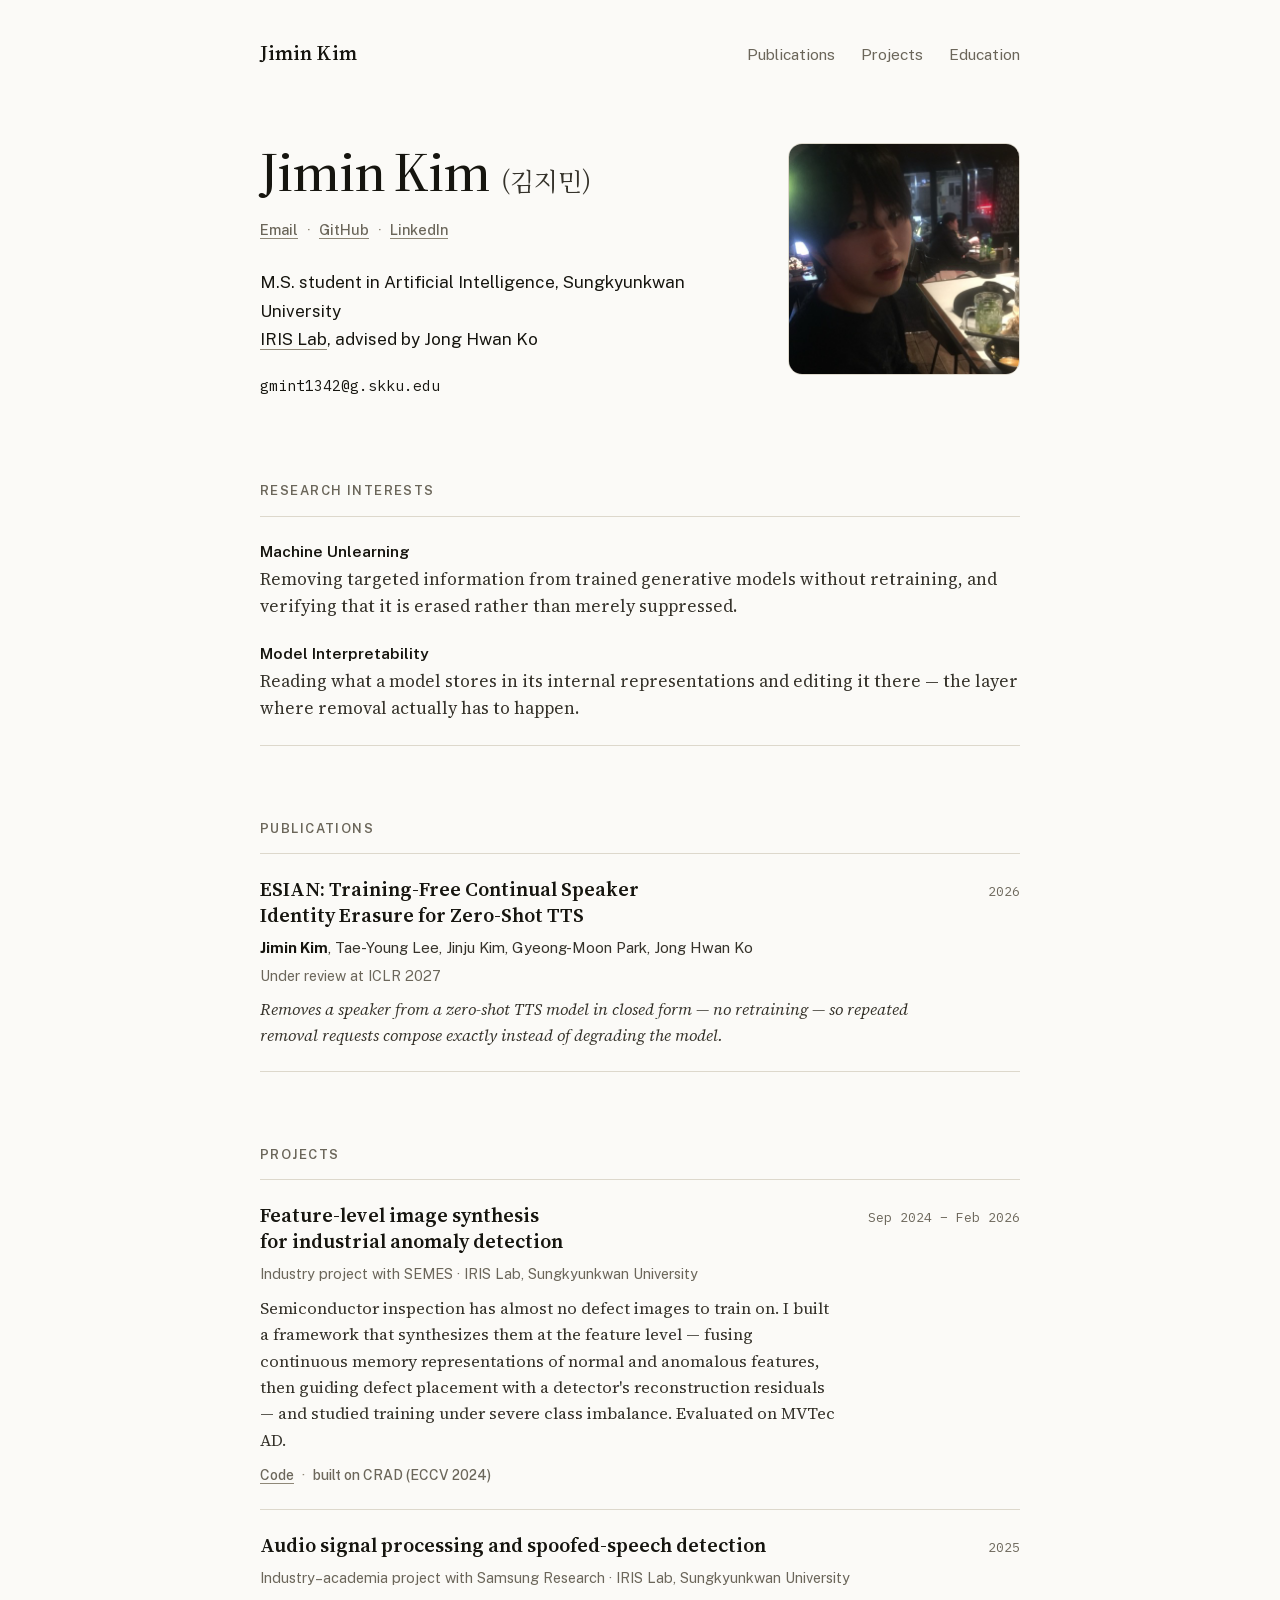
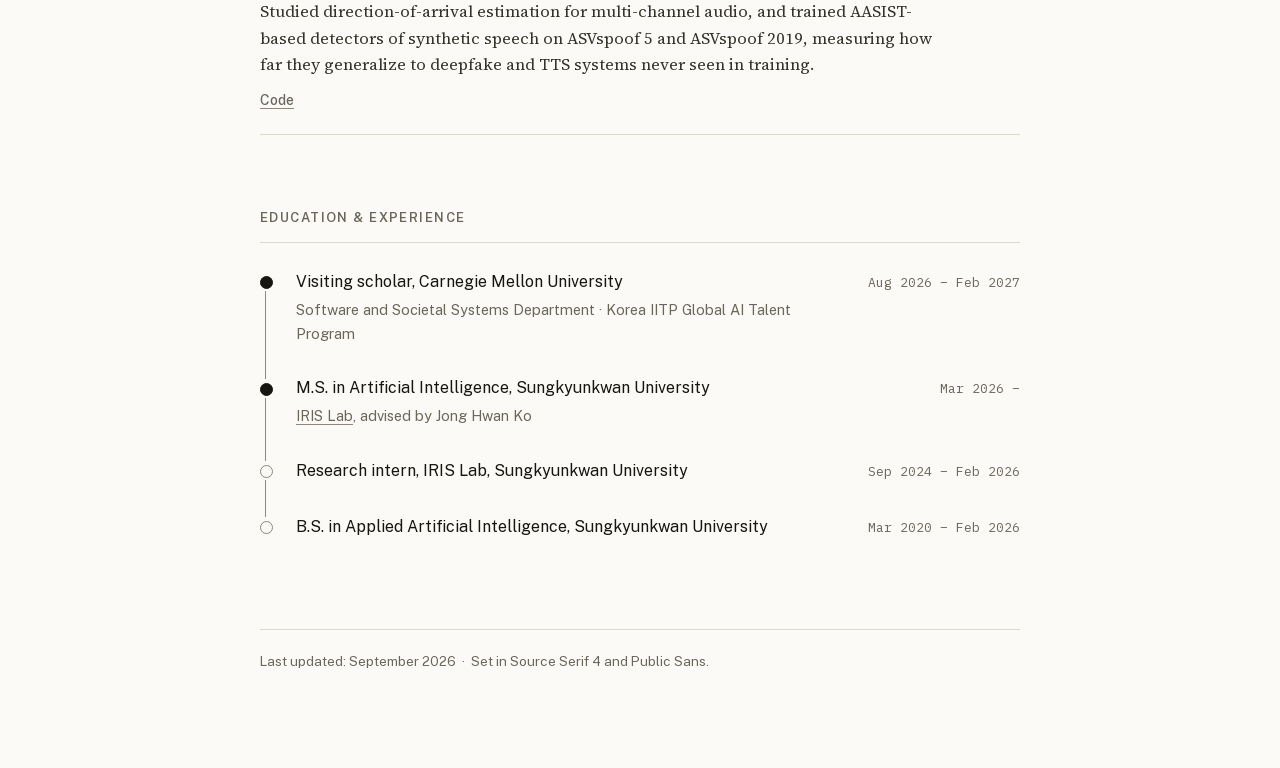
<file: index.html>
<!DOCTYPE html>
<html lang="en">
<head>
<meta charset="utf-8">
<meta name="viewport" content="width=device-width, initial-scale=1">
<title>Jimin Kim (김지민) — machine unlearning in generative models</title>
<meta name="description" content="Jimin Kim (김지민) — M.S. student in Artificial Intelligence at Sungkyunkwan University (IRIS Lab) and visiting scholar at Carnegie Mellon University. Research on machine unlearning for generative speech models.">
<link rel="canonical" href="https://gmint0125.github.io/">
<meta property="og:type" content="website">
<meta property="og:title" content="Jimin Kim (김지민)">
<meta property="og:description" content="Machine unlearning in generative models · Sungkyunkwan University · Carnegie Mellon University">
<meta property="og:url" content="https://gmint0125.github.io/">
<link rel="preload" href="assets/fonts/source-serif-4-normal-673d4d.woff2" as="font" type="font/woff2" crossorigin>
<link rel="stylesheet" href="assets/fonts.css">
<link rel="stylesheet" href="assets/site.css">
<script type="application/ld+json">
{
  "@context": "https://schema.org",
  "@type": "Person",
  "name": "Jimin Kim",
  "alternateName": ["김지민", "Kim Jimin"],
  "url": "https://gmint0125.github.io/",
  "jobTitle": "M.S. student in Artificial Intelligence",
  "description": "Researcher working on machine unlearning for generative speech models.",
  "affiliation": [
    {"@type": "CollegeOrUniversity", "name": "Sungkyunkwan University"},
    {"@type": "CollegeOrUniversity", "name": "Carnegie Mellon University"}
  ],
  "sameAs": [
    "https://github.com/GMINT0125",
    "https://www.linkedin.com/in/jimin-kim-718530304/"
  ]
}
</script>
</head>
<body>
<a class="skip" href="#main">Skip to content</a>
<div class="shell">

  <nav class="nav" aria-label="Primary">
    <a class="brand" href="./">Jimin Kim</a>
    <ul>
      <li><a href="#publications">Publications</a></li>
      <li><a href="#projects">Projects</a></li>
      <li><a href="#education">Education</a></li>
    </ul>
  </nav>

  <main id="main">
  <header class="hero">
    <div>
      <h1>Jimin Kim<span class="ko" lang="ko">(김지민)</span></h1>
      <p class="hlinks">
        <a href="mailto:gmint1342@g.skku.edu">Email</a><span class="sep">·</span><a href="https://github.com/GMINT0125">GitHub</a><span class="sep">·</span><a href="https://www.linkedin.com/in/jimin-kim-718530304/">LinkedIn</a>
      </p>
      <p class="affil">
        <span>M.S. student in Artificial Intelligence, Sungkyunkwan University</span>
        <span><a href="https://iris.skku.edu/">IRIS Lab</a>, advised by Jong Hwan Ko</span>
      </p>
      <p class="email mono"><a href="mailto:gmint1342@g.skku.edu">gmint1342@g.skku.edu</a></p>
    </div>
    <img class="photo" src="assets/portrait.jpg" width="232" height="232" alt="Portrait of Jimin Kim">
  </header>

  <section id="interests">
    <h2 class="label">Research Interests</h2>
    <dl class="interests">
      <div><dt>Machine Unlearning</dt><dd>Removing targeted information from trained generative models without retraining, and verifying that it is erased rather than merely suppressed.</dd></div>
      <div><dt>Model Interpretability</dt><dd>Reading what a model stores in its internal representations and editing it there — the layer where removal actually has to happen.</dd></div>
    </dl>
  </section>

  <section id="publications">
    <h2 class="label">Publications</h2>
    <div class="rows">
      <!-- PAPER TEMPLATE — copy a whole <article>, newest first.
           data-status: under-review | preprint | accepted | published
           While under-review: name the venue only if its policy allows it (see CLAUDE.md);
           otherwise the status line says only "Under review". -->
      <article class="row" data-status="under-review">
        <div>
          <h3 class="rtitle">ESIAN: Training-Free Continual Speaker Identity Erasure for Zero-Shot TTS</h3>
          <p class="authors"><span class="me">Jimin Kim</span>, Tae-Young Lee, Jinju Kim, Gyeong-Moon Park, Jong Hwan Ko</p>
          <p class="status">Under review at ICLR 2027</p>
          <p class="gloss">Removes a speaker from a zero-shot TTS model in closed form — no retraining — so repeated removal requests compose exactly instead of degrading the model.</p>
        </div>
        <div class="meta mono">2026</div>
      </article>

    </div>
  </section>

  <section id="projects">
    <h2 class="label">Projects</h2>
    <div class="rows">
      <article class="row">
        <div>
          <h3 class="rtitle">Feature-level image synthesis for industrial anomaly detection</h3>
          <p class="status">Industry project with SEMES · IRIS Lab, Sungkyunkwan University</p>
          <p class="desc">Semiconductor inspection has almost no defect images to train on. I built a framework that synthesizes them at the feature level — fusing continuous memory representations of normal and anomalous features, then guiding defect placement with a detector's reconstruction residuals — and studied training under severe class imbalance. Evaluated on MVTec AD.</p>
          <p class="rlinks"><a href="https://github.com/GMINT0125/CRAD">Code</a><span class="sep">·</span>built on CRAD (ECCV 2024)</p>
        </div>
        <div class="meta mono">Sep 2024 – Feb 2026</div>
      </article>

      <article class="row">
        <div>
          <h3 class="rtitle">Audio signal processing and spoofed-speech detection</h3>
          <p class="status">Industry–academia project with Samsung Research · IRIS Lab, Sungkyunkwan University</p>
          <p class="desc">Studied direction-of-arrival estimation for multi-channel audio, and trained AASIST-based detectors of synthetic speech on ASVspoof 5 and ASVspoof 2019, measuring how far they generalize to deepfake and TTS systems never seen in training.</p>
          <p class="rlinks"><a href="https://github.com/GMINT0125/SR_Audio">Code</a></p>
        </div>
        <div class="meta mono">2025</div>
      </article>
    </div>
  </section>

  <section id="education">
    <h2 class="label">Education &amp; Experience</h2>
    <ol class="timeline">
      <li class="tl now"><div>Visiting scholar, Carnegie Mellon University<small>Software and Societal Systems Department · Korea IITP Global AI Talent Program</small></div><div class="meta mono">Aug 2026 – Feb 2027</div></li>
      <li class="tl now"><div>M.S. in Artificial Intelligence, Sungkyunkwan University<small><a href="https://iris.skku.edu/">IRIS Lab</a>, advised by Jong Hwan Ko</small></div><div class="meta mono">Mar 2026 –</div></li>
      <li class="tl"><div>Research intern, IRIS Lab, Sungkyunkwan University</div><div class="meta mono">Sep 2024 – Feb 2026</div></li>
      <li class="tl"><div>B.S. in Applied Artificial Intelligence, Sungkyunkwan University</div><div class="meta mono">Mar 2020 – Feb 2026</div></li>
    </ol>
  </section>
  </main>

  <footer>Last updated: September 2026 &nbsp;·&nbsp; Set in Source Serif 4 and Public Sans.</footer>
</div>
</body>
</html>
</file>
<file: assets/fonts.css>
/* Self-hosted subsets of Source Serif 4, Public Sans, IBM Plex Mono, Noto Serif KR (all SIL OFL 1.1). */
@font-face {
  font-family: 'IBM Plex Mono';
  font-style: normal;
  font-weight: 400;
  font-display: swap;
  src: url(fonts/ibm-plex-mono-normal-d77319.woff2) format('woff2');
  unicode-range: U+0000-00FF, U+0131, U+0152-0153, U+02BB-02BC, U+02C6, U+02DA, U+02DC, U+0304, U+0308, U+0329, U+2000-206F, U+20AC, U+2122, U+2191, U+2193, U+2212, U+2215, U+FEFF, U+FFFD;
}
@font-face {
  font-family: 'IBM Plex Mono';
  font-style: normal;
  font-weight: 500;
  font-display: swap;
  src: url(fonts/ibm-plex-mono-normal-8d0aea.woff2) format('woff2');
  unicode-range: U+0000-00FF, U+0131, U+0152-0153, U+02BB-02BC, U+02C6, U+02DA, U+02DC, U+0304, U+0308, U+0329, U+2000-206F, U+20AC, U+2122, U+2191, U+2193, U+2212, U+2215, U+FEFF, U+FFFD;
}
@font-face {
  font-family: 'Noto Serif KR';
  font-style: normal;
  font-weight: 400;
  font-display: swap;
  src: url(fonts/noto-serif-kr-normal-aa9a37.woff2) format('woff2');
  unicode-range: U+26, U+2b, U+3e, U+40, U+7e, U+ac01, U+ac19, U+ac1d, U+aca0, U+aca9, U+acb0, U+ad8c, U+ae09, U+ae38, U+ae40, U+aed8, U+b09c, U+b0a0, U+b108, U+b204, U+b298, U+b2d8, U+b2eb-b2ec, U+b2f4, U+b313, U+b358, U+b450, U+b4e0, U+b54c, U+b610, U+b780, U+b78c, U+b791, U+b8e8, U+b958, U+b974, U+b984, U+b9b0, U+b9bc-b9bd, U+b9ce, U+ba70, U+bbfc, U+bc0f, U+bc15, U+bc1b, U+bc31, U+bc95, U+bcc0, U+bcc4, U+bd81, U+bd88, U+c0c8, U+c11d, U+c13c, U+c158, U+c18d, U+c1a1, U+c21c, U+c4f0, U+c54a, U+c560, U+c5b8, U+c5c8, U+c5f4, U+c628, U+c62c, U+c678, U+c6cc, U+c808, U+c810, U+c885, U+c88b, U+c900, U+c988, U+c99d, U+c9c8, U+cc3d-cc3e, U+cc45, U+cd08, U+ce20, U+cee4, U+d074, U+d0a4, U+d0dd, U+d2b9, U+d3b8, U+d3c9, U+d488, U+d544, U+d559, U+d56d, U+d588, U+d615, U+d648, U+d655, U+d658, U+d65c;
}
@font-face {
  font-family: 'Noto Serif KR';
  font-style: normal;
  font-weight: 400;
  font-display: swap;
  src: url(fonts/noto-serif-kr-normal-f03f57.woff2) format('woff2');
  unicode-range: U+20-22, U+27-2a, U+2c-38, U+3a-3b, U+3f, U+41-47, U+4a-4c, U+4f-5d, U+61-7b, U+7d, U+a1, U+ab, U+ae, U+b7, U+bb, U+bf, U+2013-2014, U+201c-201d, U+2122, U+ac00, U+ace0, U+ae30, U+b2e4, U+b85c, U+b9ac, U+c0ac, U+c2a4, U+c2dc, U+c774, U+c778, U+c9c0, U+d558;
}
@font-face {
  font-family: 'Public Sans';
  font-style: normal;
  font-weight: 400 700;
  font-display: swap;
  src: url(fonts/public-sans-normal-f63147.woff2) format('woff2');
  unicode-range: U+0000-00FF, U+0131, U+0152-0153, U+02BB-02BC, U+02C6, U+02DA, U+02DC, U+0304, U+0308, U+0329, U+2000-206F, U+20AC, U+2122, U+2191, U+2193, U+2212, U+2215, U+FEFF, U+FFFD;
}
@font-face {
  font-family: 'Source Serif 4';
  font-style: italic;
  font-weight: 300 600;
  font-display: swap;
  src: url(fonts/source-serif-4-italic-aeb8d9.woff2) format('woff2');
  unicode-range: U+0000-00FF, U+0131, U+0152-0153, U+02BB-02BC, U+02C6, U+02DA, U+02DC, U+0304, U+0308, U+0329, U+2000-206F, U+20AC, U+2122, U+2191, U+2193, U+2212, U+2215, U+FEFF, U+FFFD;
}
@font-face {
  font-family: 'Source Serif 4';
  font-style: normal;
  font-weight: 300 700;
  font-display: swap;
  src: url(fonts/source-serif-4-normal-673d4d.woff2) format('woff2');
  unicode-range: U+0000-00FF, U+0131, U+0152-0153, U+02BB-02BC, U+02C6, U+02DA, U+02DC, U+0304, U+0308, U+0329, U+2000-206F, U+20AC, U+2122, U+2191, U+2193, U+2212, U+2215, U+FEFF, U+FFFD;
}
</file>
<file: assets/site.css>
/* Jimin Kim — personal site. Tokens and rationale live in /DESIGN.md. */
:root{
  --canvas:#fbfaf7; --ink:#16150f; --body:#35322a; --muted:#6b665a;
  --rule:#ddd8cc; --rule-strong:#8f8878; --accent:#8a3324; --surface:#f2efe9;
  --serif:"Source Serif 4",Georgia,"Times New Roman",serif;
  --sans:"Public Sans",system-ui,-apple-system,"Segoe UI",sans-serif;
  --mono:"IBM Plex Mono",ui-monospace,SFMono-Regular,Menlo,monospace;
  --ko:"Noto Serif KR","Source Serif 4","Apple SD Gothic Neo",serif;
  --shell:760px; --pad:24px; --section:72px;
}
@media (prefers-color-scheme: dark){
  :root{
    --canvas:#14130f; --ink:#ece8dd; --body:#cbc5b6; --muted:#9b9484;
    --rule:#2e2b24; --rule-strong:#6b6455; --accent:#d4795e; --surface:#1e1c18;
  }
}
*{box-sizing:border-box}
html{-webkit-text-size-adjust:100%}
@media (prefers-reduced-motion: no-preference){html{scroll-behavior:smooth}}
body{margin:0;background:var(--canvas);color:var(--body);
  font-family:var(--serif);font-optical-sizing:auto;font-size:18px;line-height:1.65;
  -webkit-font-smoothing:antialiased}
.shell{max-width:calc(var(--shell) + 2*var(--pad));margin:0 auto;padding:0 var(--pad) 96px}
.mono{font-family:var(--mono);font-variant-numeric:tabular-nums}
.skip{position:absolute;left:-999px;top:8px;background:var(--canvas);color:var(--ink);
  padding:8px 12px;border:1px solid var(--rule-strong);border-radius:6px;font-family:var(--sans);font-size:14px}
.skip:focus{left:8px;z-index:10}

/* links: ink text, hairline underline; accent only on hover/focus */
a{color:inherit;text-decoration:none;
  background:linear-gradient(var(--rule-strong),var(--rule-strong)) 0 100%/100% 1px no-repeat;padding-bottom:1px}
a:hover{color:var(--accent);background-image:linear-gradient(var(--accent),var(--accent))}
a:focus-visible{outline:2px solid var(--accent);outline-offset:3px;border-radius:2px}

/* top nav */
.nav{display:flex;align-items:baseline;justify-content:space-between;gap:24px;padding:36px 0 0}
.nav .brand{white-space:nowrap;font-size:21px;font-weight:500;color:var(--ink);letter-spacing:-.005em;background:none;padding:0}
.nav ul{display:flex;flex-wrap:wrap;gap:26px;list-style:none;margin:0;padding:0;
  font-family:var(--sans);font-size:15.5px;color:var(--muted)}
.nav ul a{background:none;padding:0}
.nav ul a:hover{color:var(--ink)}

/* hero */
.hero{display:grid;grid-template-columns:minmax(0,1fr) 232px;gap:56px;align-items:start;padding:72px 0 8px}
h1{font-size:56px;font-weight:500;line-height:1.02;letter-spacing:-.02em;color:var(--ink);margin:0 0 18px}
h1 .ko{font-family:var(--ko);font-size:25px;font-weight:400;color:var(--body);
  margin-left:.45em;letter-spacing:0;white-space:nowrap}
.hlinks{font-family:var(--sans);font-size:14.5px;font-weight:500;color:var(--muted);margin:0 0 26px}
.hlinks .sep{margin:0 9px;color:var(--rule-strong)}
.affil{font-family:var(--sans);font-size:17px;line-height:1.7;color:var(--ink);margin:0 0 20px}
.affil span{display:block}
.email{font-size:14.5px;color:var(--ink);margin:0 0 2px}
.email a{background:none;padding:0}
.loc{font-family:var(--sans);font-size:15px;color:var(--muted);margin:0}
.photo{width:232px;height:232px;border-radius:14px;background:var(--surface);
  border:1px solid var(--rule);object-fit:cover;display:block}
div.photo{display:flex;align-items:center;justify-content:center;
  font-family:var(--sans);font-size:11px;letter-spacing:.12em;text-transform:uppercase;color:var(--muted)}

.bio{padding:44px 0 0}
.bio p{margin:0 0 16px}

/* sections: quiet label above content, single column */
section{padding-top:var(--section)}
h2.label{font-family:var(--sans);font-size:13px;font-weight:600;letter-spacing:.11em;
  text-transform:uppercase;color:var(--muted);margin:0;padding-bottom:14px;border-bottom:1px solid var(--rule)}

/* rows: content left, date right, hairlines */
.rows{margin:0}
.row{display:grid;grid-template-columns:minmax(0,1fr) auto;column-gap:32px;align-items:baseline;
  padding:22px 0;border-bottom:1px solid var(--rule)}
.row .meta{font-size:13px;color:var(--muted);white-space:nowrap;text-align:right}
.rtitle{font-family:var(--serif);font-size:20px;font-weight:600;line-height:1.32;color:var(--ink);
  margin:0 0 7px;text-wrap:balance}
.authors{font-family:var(--sans);font-size:15px;color:var(--body);margin:0 0 3px}
.authors .me{font-weight:700;color:var(--ink)}
.status{font-family:var(--sans);font-size:14.5px;color:var(--muted);margin:0 0 10px}
.gloss{font-size:16.5px;font-style:italic;line-height:1.55;color:var(--body);margin:0}
.desc{font-size:16.5px;line-height:1.6;color:var(--body);margin:0}
.rlinks{font-family:var(--sans);font-size:14px;font-weight:500;color:var(--muted);margin:10px 0 0}
.rlinks .sep{margin:0 8px;color:var(--rule-strong)}
.row.slim{padding:15px 0;font-family:var(--sans);font-size:16px;color:var(--ink)}
.row.slim small{display:block;font-size:14.5px;color:var(--muted);margin-top:1px}

/* research interests: keyword in sans, one line of serif under it */
.interests{margin:0;padding:22px 0;display:grid;gap:20px;border-bottom:1px solid var(--rule)}
.interests dt{font-family:var(--sans);font-size:15.5px;font-weight:600;color:var(--ink);margin:0 0 2px}
.interests dd{margin:0;font-size:17px;line-height:1.6}

/* timeline: a dot per entry joined by a line; filled dot = ongoing. Text sits 36px clear of the line. */
.timeline{list-style:none;margin:26px 0 0;padding:0}
.tl{position:relative;display:grid;grid-template-columns:minmax(0,1fr) auto;column-gap:32px;align-items:baseline;
  padding:0 0 30px 36px;font-family:var(--sans);font-size:16px;color:var(--ink)}
.tl:last-child{padding-bottom:0}
.tl small{display:block;font-size:14.5px;color:var(--muted);margin-top:2px}
.tl .meta{font-size:13px;color:var(--muted);white-space:nowrap;text-align:right}
.tl::before{content:"";position:absolute;left:0;top:.45em;width:11px;height:11px;border-radius:50%;
  background:var(--canvas);border:1.5px solid var(--rule-strong)}
.tl.now::before{background:var(--ink);border-color:var(--ink)}
.tl::after{content:"";position:absolute;left:5px;top:calc(.45em + 15px);bottom:calc(-.45em + 4px);width:1px;background:var(--rule-strong)}
.tl:last-child::after{display:none}

footer{margin-top:88px;border-top:1px solid var(--rule);padding-top:20px;
  font-family:var(--sans);font-size:13.5px;color:var(--muted);line-height:1.7}

@media (max-width:760px){
  body{font-size:17px}
  .nav{padding-top:24px}.nav ul{gap:16px;font-size:14.5px}
  .hero{grid-template-columns:1fr;gap:28px;padding-top:44px}
  .photo{order:-1;width:120px;height:120px;border-radius:12px}
  h1{font-size:42px}
  :root{--section:56px}
  .row,.tl{grid-template-columns:1fr;row-gap:4px}
  .row .meta,.tl .meta{text-align:left;order:-1}
}
/* phones: the h1 right below already says the name, so the nav keeps only the links */
@media (max-width:520px){
  .nav .brand{display:none}
  .nav ul{gap:18px}
}
@media print{
  .nav ul,.skip{display:none}
  body{font-size:11pt;background:#fff;color:#000}
  a{background:none}
  section{padding-top:28pt}
}
</file>
